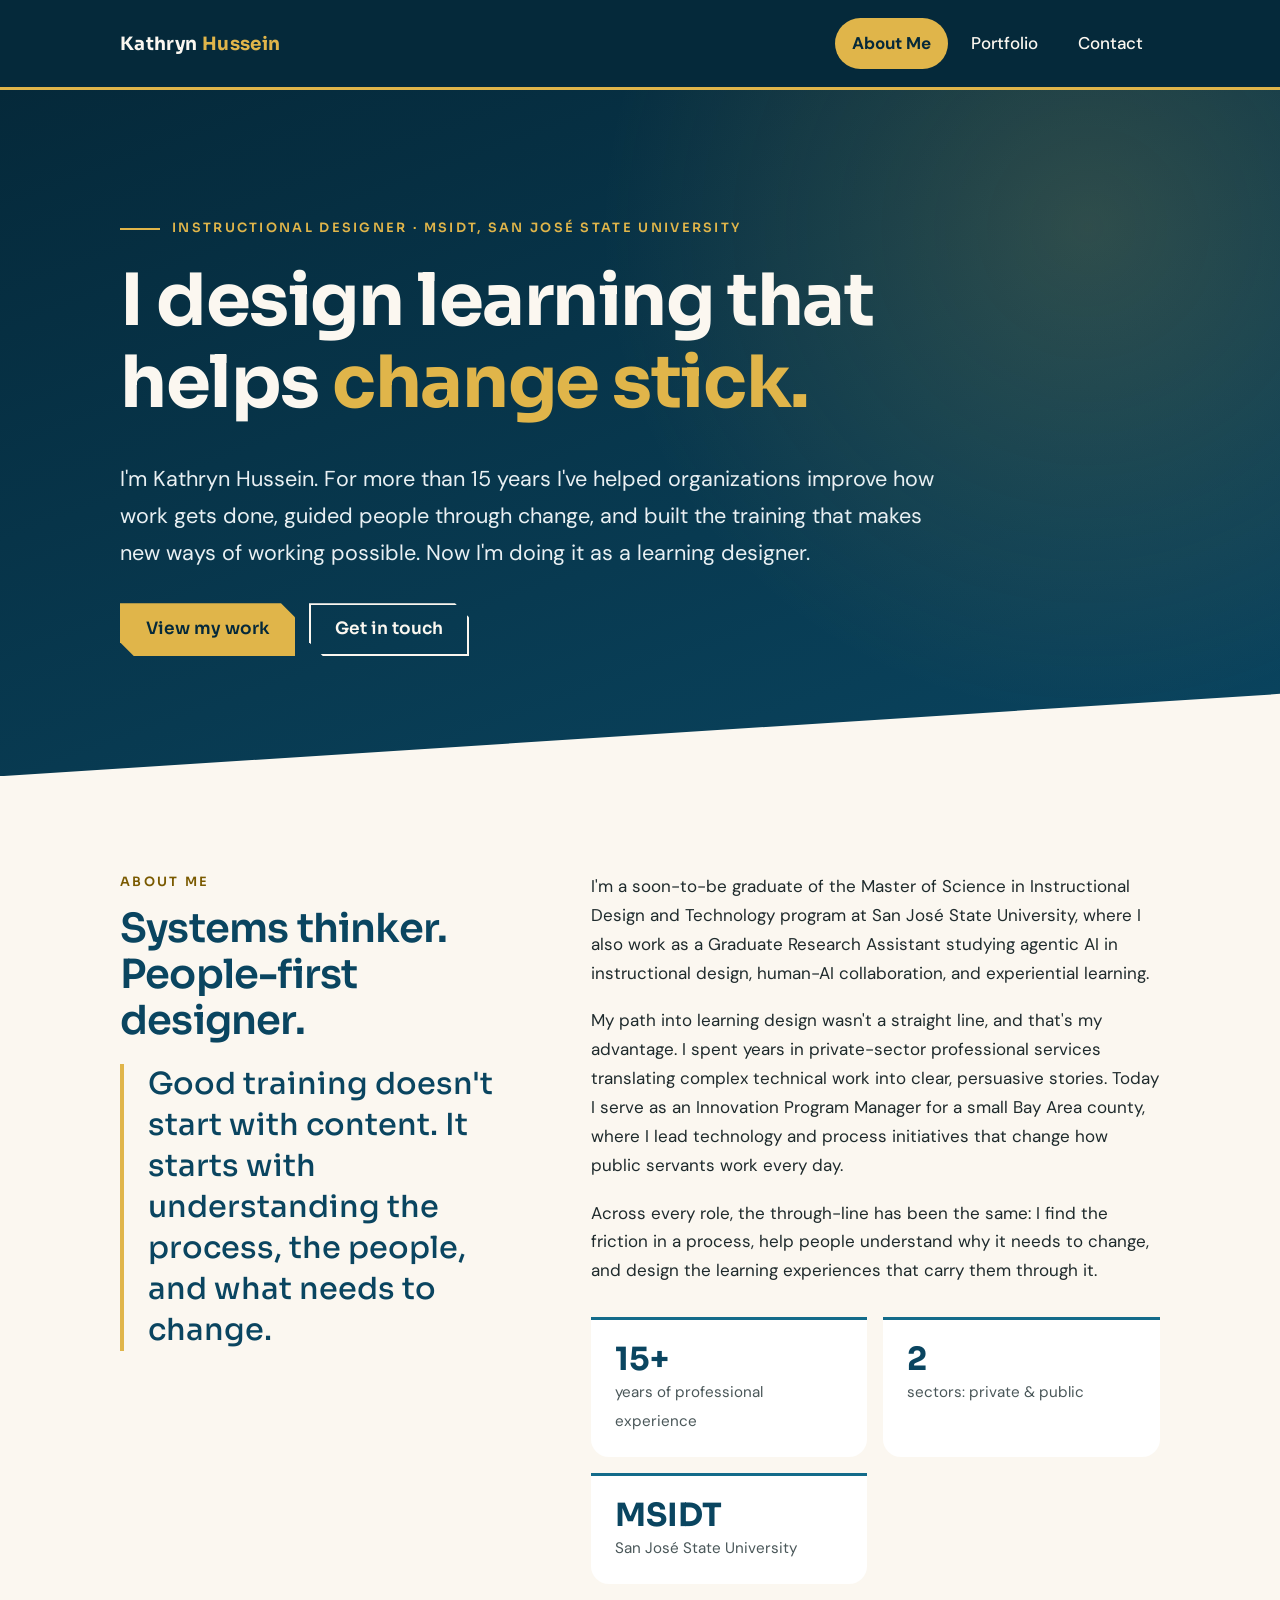
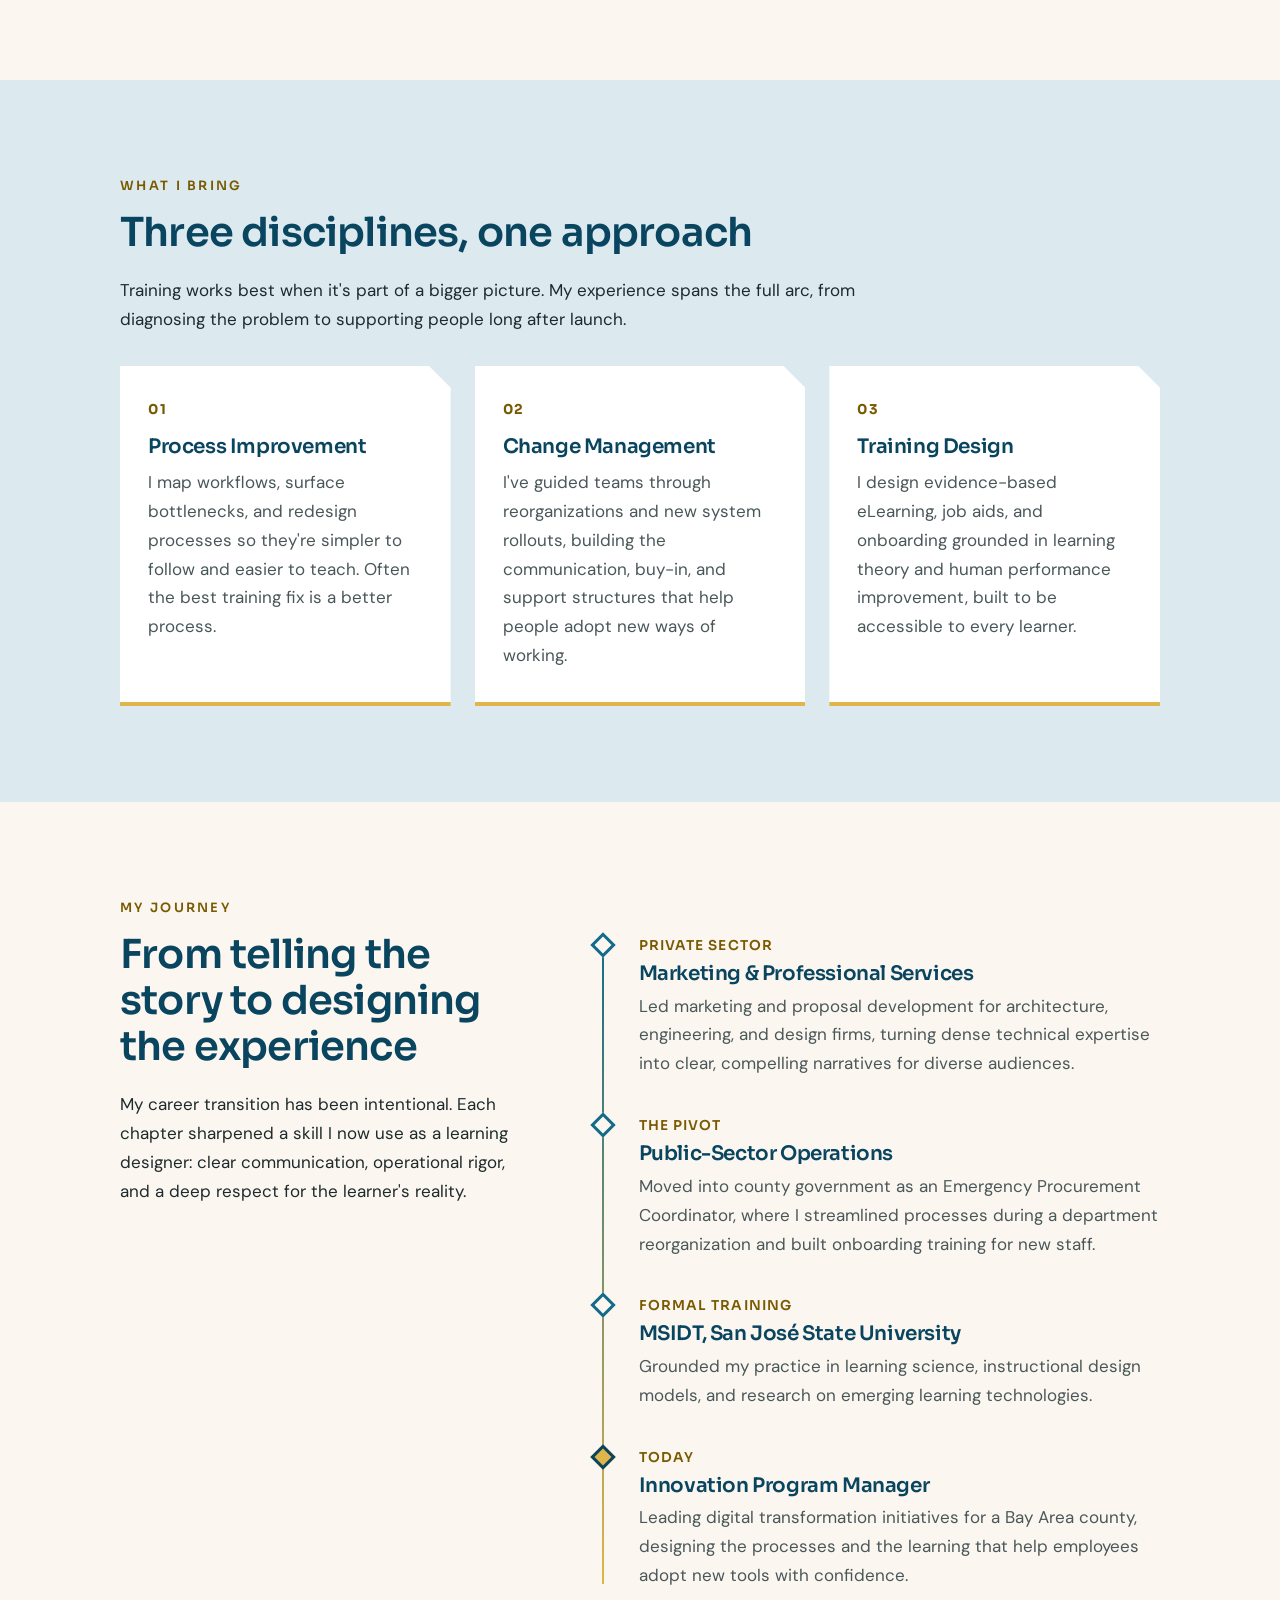
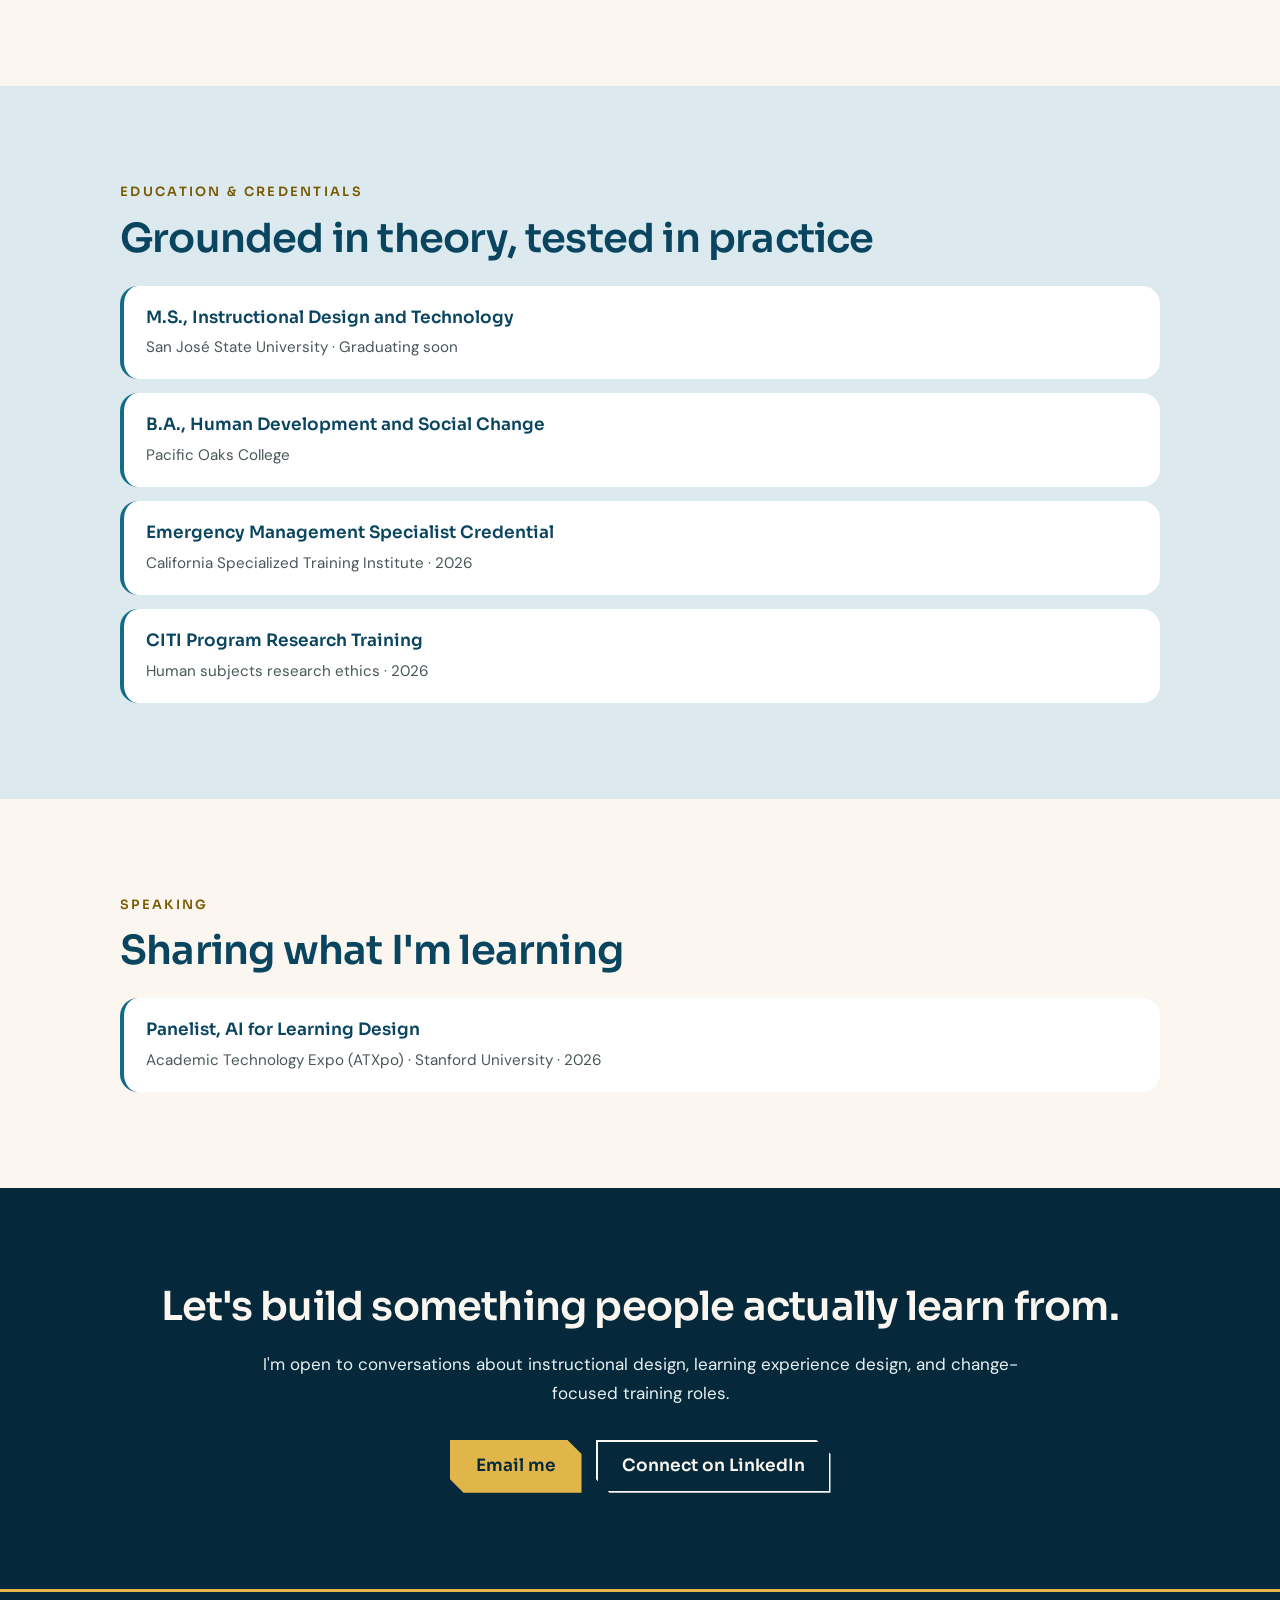
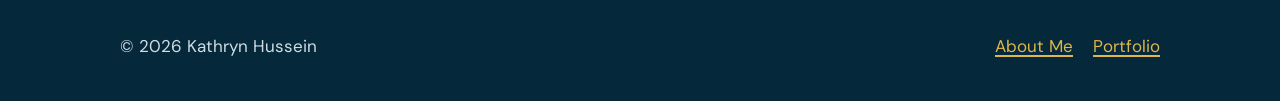
<file: index.html>
<!DOCTYPE html>
<html lang="en">
<head>
  <meta charset="UTF-8">
  <meta name="viewport" content="width=device-width, initial-scale=1">
  <title>About Me | Kathryn Hussein, Instructional Designer</title>
  <meta name="description" content="Kathryn Hussein is an instructional designer and Innovation Program Manager with 15+ years of experience in process improvement, change management, and training design.">
  <link rel="preconnect" href="https://fonts.googleapis.com">
  <link rel="preconnect" href="https://fonts.gstatic.com" crossorigin>
  <link href="https://fonts.googleapis.com/css2?family=DM+Sans:opsz,wght@9..40,400;9..40,500;9..40,700&family=Sora:wght@500;600;700&display=swap" rel="stylesheet">
  <link rel="stylesheet" href="styles.css">
</head>
<body>
  <a class="skip-link" href="#main">Skip to main content</a>

  <header class="site-header">
    <div class="wrap">
      <a class="brand" href="index.html">Kathryn <span>Hussein</span></a>
      <nav class="site-nav" aria-label="Main">
        <ul>
          <li><a href="index.html" aria-current="page">About Me</a></li>
          <li><a href="portfolio.html">Portfolio</a></li>
          <li><a href="#contact">Contact</a></li>
        </ul>
      </nav>
    </div>
  </header>

  <main id="main">
    <!-- Hero -->
    <section class="hero" aria-labelledby="hero-title">
      <div class="wrap">
        <p class="eyebrow">Instructional Designer · MSIDT, San José State University</p>
        <h1 id="hero-title">I design learning that helps <em>change stick.</em></h1>
        <p class="lede">I'm Kathryn Hussein. For more than 15 years I've helped organizations improve how work gets done, guided people through change, and built the training that makes new ways of working possible. Now I'm doing it as a learning designer.</p>
        <div class="btn-row">
          <a class="btn btn-gold" href="portfolio.html">View my work</a>
          <a class="btn btn-ghost" href="#contact">Get in touch</a>
        </div>
      </div>
    </section>

    <!-- About -->
    <section aria-labelledby="about-title">
      <div class="wrap split">
        <div>
          <p class="section-label">About me</p>
          <h2 id="about-title">Systems thinker. People-first designer.</h2>
          <blockquote class="pull-quote">
            <p>Good training doesn't start with content. It starts with understanding the process, the people, and what needs to change.</p>
          </blockquote>
        </div>
        <div>
          <p>I'm a soon-to-be graduate of the Master of Science in Instructional Design and Technology program at San José State University, where I also work as a Graduate Research Assistant studying agentic AI in instructional design, human-AI collaboration, and experiential learning.</p>
          <p>My path into learning design wasn't a straight line, and that's my advantage. I spent years in private-sector professional services translating complex technical work into clear, persuasive stories. Today I serve as an Innovation Program Manager for a small Bay Area county, where I lead technology and process initiatives that change how public servants work every day.</p>
          <p>Across every role, the through-line has been the same: I find the friction in a process, help people understand why it needs to change, and design the learning experiences that carry them through it.</p>

          <div class="stats" role="list">
            <div class="stat" role="listitem"><strong>15+</strong><span>years of professional experience</span></div>
            <div class="stat" role="listitem"><strong>2</strong><span>sectors: private &amp; public</span></div>
            <div class="stat" role="listitem"><strong>MSIDT</strong><span>San José State University</span></div>
          </div>
        </div>
      </div>
    </section>

    <!-- Focus areas -->
    <section class="tint" aria-labelledby="focus-title">
      <div class="wrap">
        <p class="section-label">What I bring</p>
        <h2 id="focus-title">Three disciplines, one approach</h2>
        <p>Training works best when it's part of a bigger picture. My experience spans the full arc, from diagnosing the problem to supporting people long after launch.</p>
        <div class="cards">
          <article class="card">
            <span class="num" aria-hidden="true">01</span>
            <h3>Process Improvement</h3>
            <p>I map workflows, surface bottlenecks, and redesign processes so they're simpler to follow and easier to teach. Often the best training fix is a better process.</p>
          </article>
          <article class="card">
            <span class="num" aria-hidden="true">02</span>
            <h3>Change Management</h3>
            <p>I've guided teams through reorganizations and new system rollouts, building the communication, buy-in, and support structures that help people adopt new ways of working.</p>
          </article>
          <article class="card">
            <span class="num" aria-hidden="true">03</span>
            <h3>Training Design</h3>
            <p>I design evidence-based eLearning, job aids, and onboarding grounded in learning theory and human performance improvement, built to be accessible to every learner.</p>
          </article>
        </div>
      </div>
    </section>

    <!-- Career transition -->
    <section aria-labelledby="journey-title">
      <div class="wrap split">
        <div>
          <p class="section-label">My journey</p>
          <h2 id="journey-title">From telling the story to designing the experience</h2>
          <p>My career transition has been intentional. Each chapter sharpened a skill I now use as a learning designer: clear communication, operational rigor, and a deep respect for the learner's reality.</p>
        </div>
        <ol class="timeline">
          <li>
            <span class="era">Private sector</span>
            <h3>Marketing &amp; Professional Services</h3>
            <p>Led marketing and proposal development for architecture, engineering, and design firms, turning dense technical expertise into clear, compelling narratives for diverse audiences.</p>
          </li>
          <li>
            <span class="era">The pivot</span>
            <h3>Public-Sector Operations</h3>
            <p>Moved into county government as an Emergency Procurement Coordinator, where I streamlined processes during a department reorganization and built onboarding training for new staff.</p>
          </li>
          <li>
            <span class="era">Formal training</span>
            <h3>MSIDT, San José State University</h3>
            <p>Grounded my practice in learning science, instructional design models, and research on emerging learning technologies.</p>
          </li>
          <li class="now">
            <span class="era">Today</span>
            <h3>Innovation Program Manager</h3>
            <p>Leading digital transformation initiatives for a Bay Area county, designing the processes and the learning that help employees adopt new tools with confidence.</p>
          </li>
        </ol>
      </div>
    </section>

    <!-- Education & credentials -->
    <section class="tint" aria-labelledby="creds-title">
      <div class="wrap">
        <p class="section-label">Education &amp; credentials</p>
        <h2 id="creds-title">Grounded in theory, tested in practice</h2>
        <ul class="creds">
          <li><strong>M.S., Instructional Design and Technology</strong><span>San José State University · Graduating soon</span></li>
          <li><strong>B.A., Human Development and Social Change</strong><span>Pacific Oaks College</span></li>
          <li><strong>Emergency Management Specialist Credential</strong><span>California Specialized Training Institute · 2026</span></li>
          <li><strong>CITI Program Research Training</strong><span>Human subjects research ethics · 2026</span></li>
        </ul>
      </div>
    </section>

    <!-- Speaking -->
    <section aria-labelledby="speaking-title">
      <div class="wrap">
        <p class="section-label">Speaking</p>
        <h2 id="speaking-title">Sharing what I'm learning</h2>
        <ul class="creds">
          <li><strong>Panelist, AI for Learning Design</strong><span>Academic Technology Expo (ATXpo) · Stanford University · 2026</span></li>
        </ul>
      </div>
    </section>

    <!-- CTA -->
    <section class="cta-band" id="contact" aria-labelledby="contact-title">
      <div class="wrap">
        <h2 id="contact-title">Let's build something people actually learn from.</h2>
        <p>I'm open to conversations about instructional design, learning experience design, and change-focused training roles.</p>
        <div class="btn-row">
          <!-- Replace the placeholders below with your real email and LinkedIn URL -->
          <a class="btn btn-gold" href="mailto:you@example.com">Email me</a>
          <a class="btn btn-ghost" href="https://www.linkedin.com/in/your-profile">Connect on LinkedIn<span class="visually-hidden"> (opens LinkedIn)</span></a>
        </div>
      </div>
    </section>
  </main>

  <footer class="site-footer">
    <div class="wrap">
      <p>&copy; 2026 Kathryn Hussein</p>
      <ul>
        <li><a href="index.html">About Me</a></li>
        <li><a href="portfolio.html">Portfolio</a></li>
      </ul>
    </div>
  </footer>
</body>
</html>
</file>
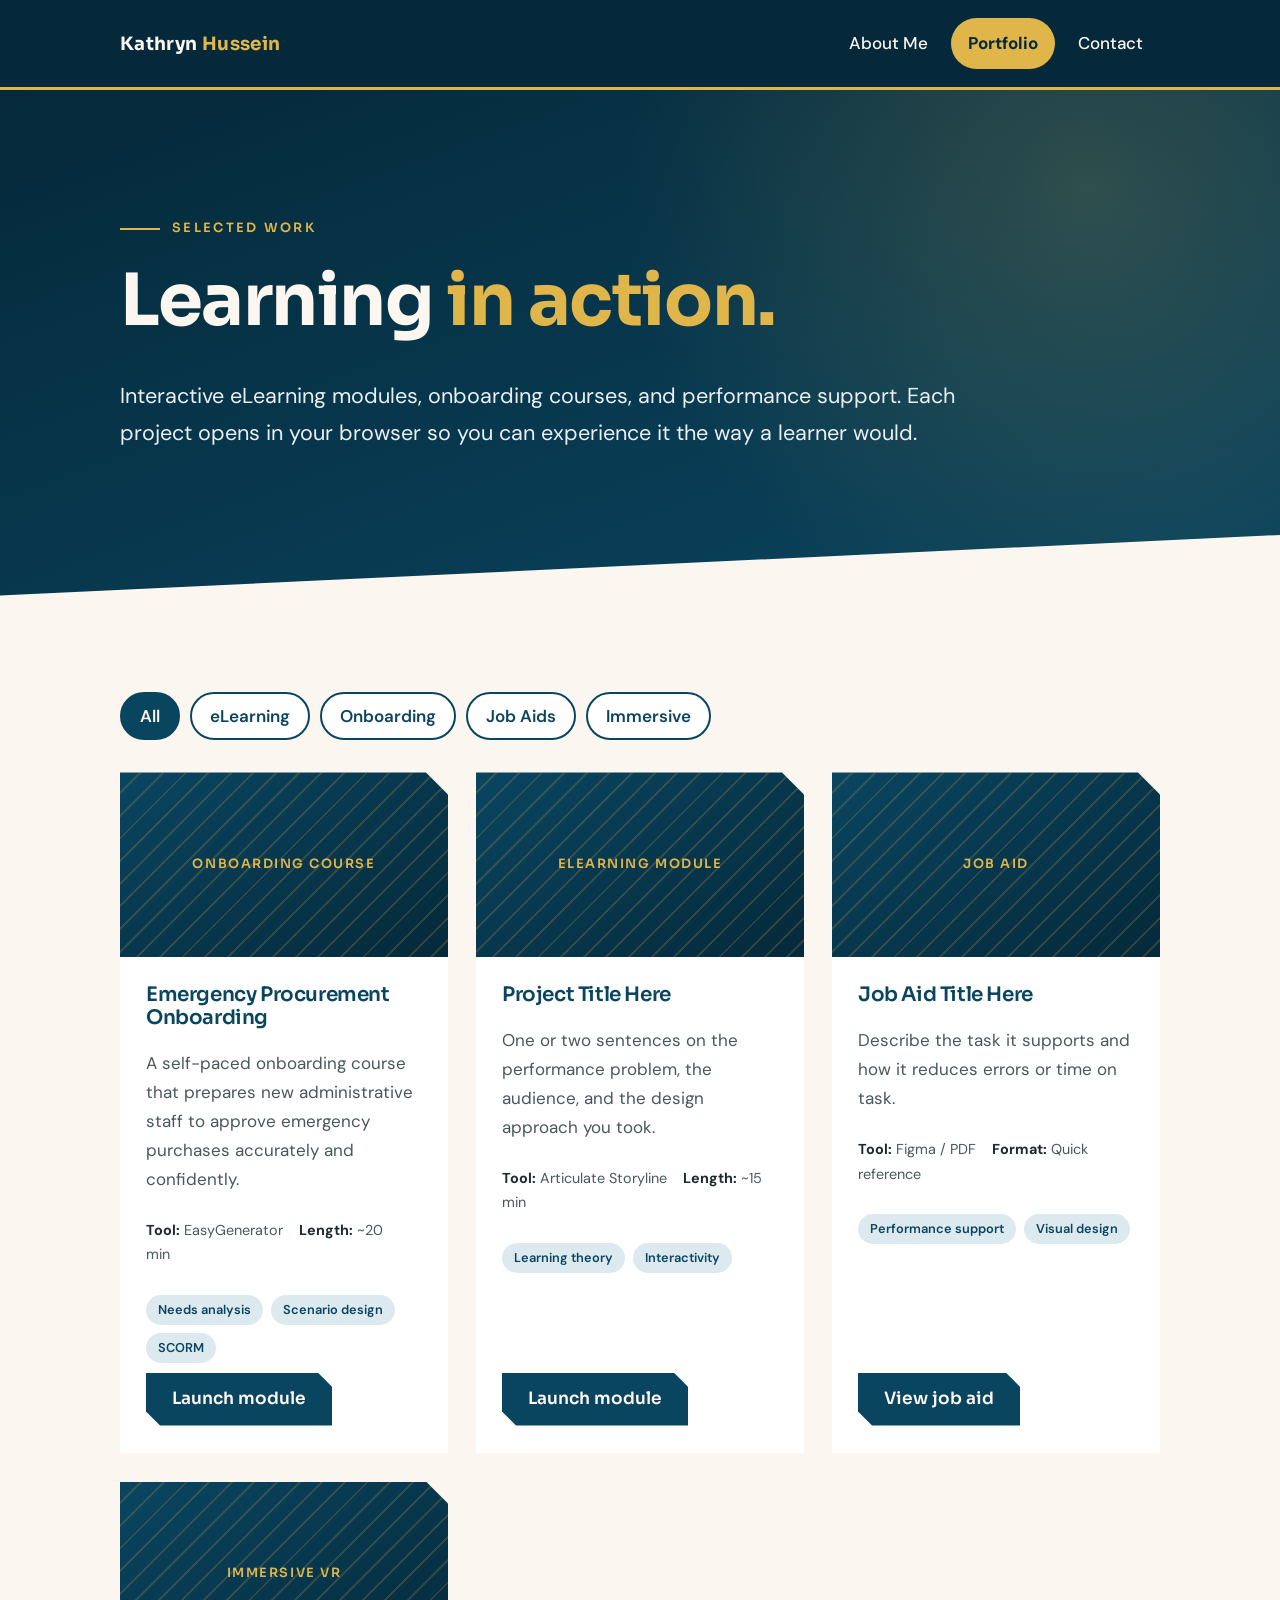
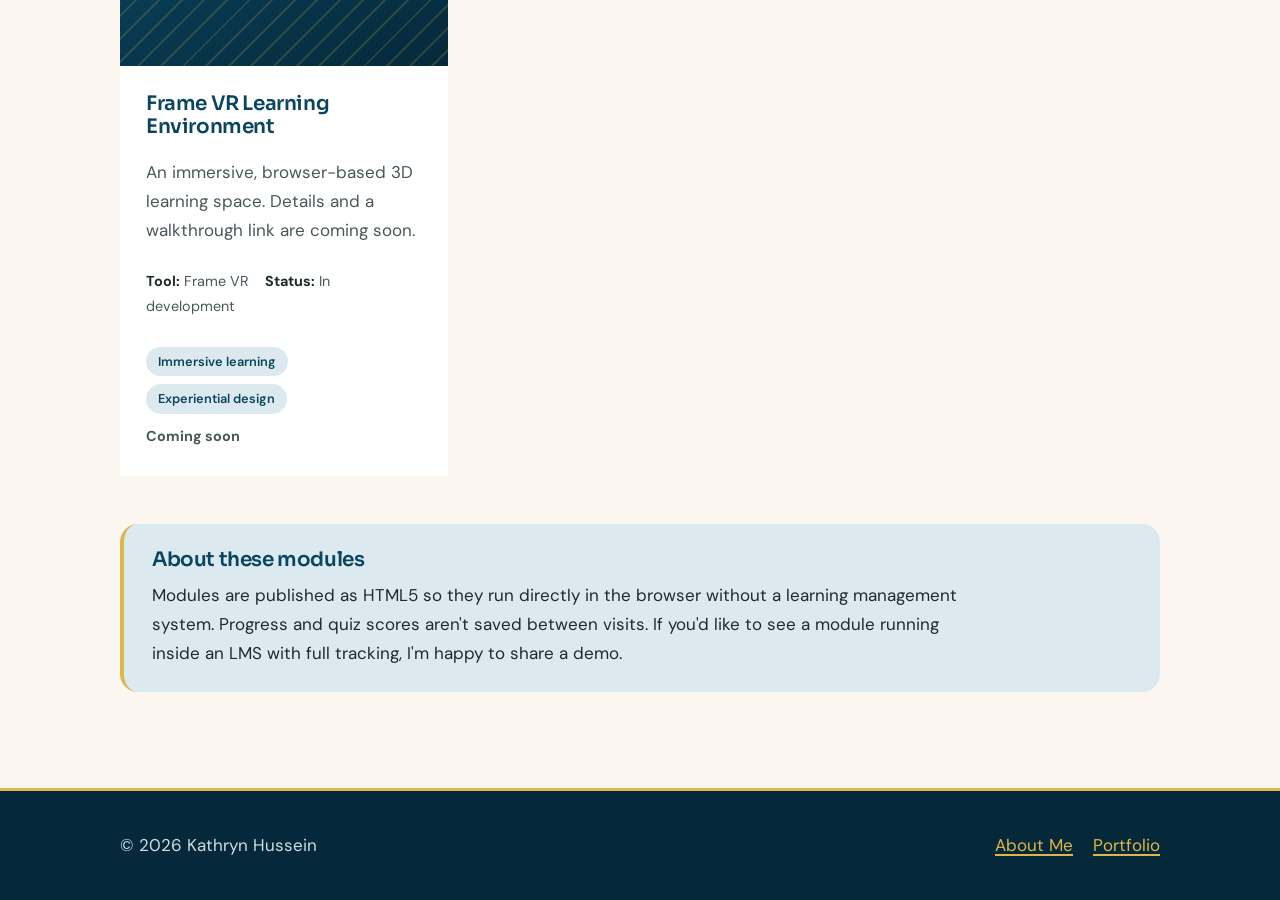
<file: portfolio.html>
<!DOCTYPE html>
<html lang="en">
<head>
  <meta charset="UTF-8">
  <meta name="viewport" content="width=device-width, initial-scale=1">
  <title>Portfolio | Kathryn Hussein, Instructional Designer</title>
  <meta name="description" content="eLearning and SCORM projects by instructional designer Kathryn Hussein.">
  <link rel="preconnect" href="https://fonts.googleapis.com">
  <link rel="preconnect" href="https://fonts.gstatic.com" crossorigin>
  <link href="https://fonts.googleapis.com/css2?family=DM+Sans:opsz,wght@9..40,400;9..40,500;9..40,700&family=Sora:wght@500;600;700&display=swap" rel="stylesheet">
  <link rel="stylesheet" href="styles.css">
</head>
<body>
  <a class="skip-link" href="#main">Skip to main content</a>

  <header class="site-header">
    <div class="wrap">
      <a class="brand" href="index.html">Kathryn <span>Hussein</span></a>
      <nav class="site-nav" aria-label="Main">
        <ul>
          <li><a href="index.html">About Me</a></li>
          <li><a href="portfolio.html" aria-current="page">Portfolio</a></li>
          <li><a href="index.html#contact">Contact</a></li>
        </ul>
      </nav>
    </div>
  </header>

  <main id="main">
    <section class="hero page-hero" aria-labelledby="page-title">
      <div class="wrap">
        <p class="eyebrow">Selected work</p>
        <h1 id="page-title">Learning <em>in action.</em></h1>
        <p class="lede">Interactive eLearning modules, onboarding courses, and performance support. Each project opens in your browser so you can experience it the way a learner would.</p>
      </div>
    </section>

    <section aria-labelledby="projects-title">
      <div class="wrap">
        <h2 id="projects-title" class="visually-hidden">Projects</h2>

        <div role="group" aria-label="Filter projects by type">
          <ul class="filters">
            <li><button type="button" data-filter="all" aria-pressed="true">All</button></li>
            <li><button type="button" data-filter="elearning" aria-pressed="false">eLearning</button></li>
            <li><button type="button" data-filter="onboarding" aria-pressed="false">Onboarding</button></li>
            <li><button type="button" data-filter="job-aid" aria-pressed="false">Job Aids</button></li>
            <li><button type="button" data-filter="immersive" aria-pressed="false">Immersive</button></li>
          </ul>
        </div>
        <p id="filter-status" class="visually-hidden" aria-live="polite"></p>

        <div class="projects">
          <!-- PROJECT CARD TEMPLATE: duplicate one <article> per project.
               Set data-type to elearning, onboarding, or job-aid.
               Point the button at your exported SCORM/HTML5 launch file. -->
          <article class="project" data-type="onboarding">
            <div class="thumb" aria-hidden="true">Onboarding course</div>
            <div class="body">
              <h3>Emergency Procurement Onboarding</h3>
              <p>A self-paced onboarding course that prepares new administrative staff to approve emergency purchases accurately and confidently.</p>
              <dl class="meta">
                <dt>Tool:</dt><dd>EasyGenerator</dd>
                <dt>Length:</dt><dd>~20 min</dd>
              </dl>
              <ul class="tags" aria-label="Skills">
                <li>Needs analysis</li><li>Scenario design</li><li>SCORM</li>
              </ul>
              <a class="btn btn-teal" href="projects/procurement-onboarding/index.html">Launch module<span class="visually-hidden">: Emergency Procurement Onboarding</span></a>
            </div>
          </article>

          <article class="project" data-type="elearning">
            <div class="thumb" aria-hidden="true">eLearning module</div>
            <div class="body">
              <h3>Project Title Here</h3>
              <p>One or two sentences on the performance problem, the audience, and the design approach you took.</p>
              <dl class="meta">
                <dt>Tool:</dt><dd>Articulate Storyline</dd>
                <dt>Length:</dt><dd>~15 min</dd>
              </dl>
              <ul class="tags" aria-label="Skills">
                <li>Learning theory</li><li>Interactivity</li>
              </ul>
              <a class="btn btn-teal" href="projects/project-two/index.html">Launch module<span class="visually-hidden">: Project Title Here</span></a>
            </div>
          </article>

          <article class="project" data-type="job-aid">
            <div class="thumb" aria-hidden="true">Job aid</div>
            <div class="body">
              <h3>Job Aid Title Here</h3>
              <p>Describe the task it supports and how it reduces errors or time on task.</p>
              <dl class="meta">
                <dt>Tool:</dt><dd>Figma / PDF</dd>
                <dt>Format:</dt><dd>Quick reference</dd>
              </dl>
              <ul class="tags" aria-label="Skills">
                <li>Performance support</li><li>Visual design</li>
              </ul>
              <a class="btn btn-teal" href="projects/job-aid/index.html">View job aid<span class="visually-hidden">: Job Aid Title Here</span></a>
            </div>
          </article>

          <article class="project" data-type="immersive">
            <div class="thumb" aria-hidden="true">Immersive VR</div>
            <div class="body">
              <h3>Frame VR Learning Environment</h3>
              <p>An immersive, browser-based 3D learning space. Details and a walkthrough link are coming soon.</p>
              <dl class="meta">
                <dt>Tool:</dt><dd>Frame VR</dd>
                <dt>Status:</dt><dd>In development</dd>
              </dl>
              <ul class="tags" aria-label="Skills">
                <li>Immersive learning</li><li>Experiential design</li>
              </ul>
              <!-- When ready, replace this line with:
                   <a class="btn btn-teal" href="YOUR-FRAME-URL">Enter the space<span class="visually-hidden">: Frame VR Learning Environment (opens Frame VR)</span></a> -->
              <p class="meta"><strong>Coming soon</strong></p>
            </div>
          </article>
        </div>

        <aside class="note" aria-labelledby="note-title">
          <h2 id="note-title">About these modules</h2>
          <p>Modules are published as HTML5 so they run directly in the browser without a learning management system. Progress and quiz scores aren't saved between visits. If you'd like to see a module running inside an LMS with full tracking, I'm happy to share a demo.</p>
        </aside>
      </div>
    </section>
  </main>

  <footer class="site-footer">
    <div class="wrap">
      <p>&copy; 2026 Kathryn Hussein</p>
      <ul>
        <li><a href="index.html">About Me</a></li>
        <li><a href="portfolio.html">Portfolio</a></li>
      </ul>
    </div>
  </footer>

  <script>
    // Accessible project filter: toggle buttons + live status announcement
    (function () {
      const buttons = document.querySelectorAll('.filters button');
      const projects = document.querySelectorAll('.project');
      const status = document.getElementById('filter-status');
      buttons.forEach(btn => {
        btn.addEventListener('click', () => {
          const filter = btn.dataset.filter;
          buttons.forEach(b => b.setAttribute('aria-pressed', b === btn ? 'true' : 'false'));
          let shown = 0;
          projects.forEach(p => {
            const match = filter === 'all' || p.dataset.type === filter;
            p.hidden = !match;
            if (match) shown++;
          });
          status.textContent = 'Showing ' + shown + ' project' + (shown === 1 ? '' : 's') + '.';
        });
      });
    })();
  </script>
</body>
</html>
</file>
<file: styles.css>
/* ==========================================================
   Kathryn Hussein — Learning Design Portfolio
   Palette: deep blue-teal + gold on warm cream
   All text/background pairs below meet WCAG 2.2 AA (most AAA)
   ========================================================== */

:root {
  /* Core palette */
  --teal-900: #05293A;   /* deepest, hero + footer backgrounds */
  --teal-700: #0A4560;   /* primary brand, headings on cream (9.6:1) */
  --teal-500: #136B8A;   /* accents, links on cream (5.6:1) */
  --teal-100: #DCEAF0;   /* soft tint panels */
  --gold-400: #E0B54A;   /* gold on dark teal (7.9:1 on teal-900) */
  --gold-700: #7A5A00;   /* gold text on cream (6.2:1) */
  --cream:    #FBF7F0;   /* page background */
  --ink:      #1E2A2C;   /* body text on cream (13.9:1) */
  --ink-soft: #4A5759;   /* secondary text on cream (6.9:1) */
  --white:    #FFFFFF;

  --font-display: "Sora", system-ui, sans-serif;
  --font-body: "DM Sans", system-ui, sans-serif;

  --radius-soft: 18px;
  --cut: 22px;           /* clipped "edgy" corner size */
  --max: 1120px;
  --gutter: clamp(16px, 4vw, 40px);
}

*, *::before, *::after { box-sizing: border-box; }

html { scroll-behavior: smooth; }
@media (prefers-reduced-motion: reduce) {
  html { scroll-behavior: auto; }
  *, *::before, *::after { transition: none !important; animation: none !important; }
}

body {
  margin: 0;
  background: var(--cream);
  color: var(--ink);
  font-family: var(--font-body);
  font-size: 1.0625rem;
  line-height: 1.7;
  -webkit-font-smoothing: antialiased;
}

img { max-width: 100%; display: block; }

h1, h2, h3 {
  font-family: var(--font-display);
  color: var(--teal-700);
  line-height: 1.15;
  letter-spacing: -0.02em;
  margin: 0 0 0.5em;
}
h1 { font-size: clamp(2.5rem, 6vw, 4.5rem); font-weight: 700; }
h2 { font-size: clamp(1.75rem, 3.5vw, 2.5rem); font-weight: 600; }
h3 { font-size: 1.25rem; font-weight: 600; }

p { margin: 0 0 1.1em; max-width: 68ch; }

a { color: var(--teal-500); text-underline-offset: 3px; text-decoration-thickness: 1.5px; }
a:hover { color: var(--teal-700); }

/* Visible, high-contrast focus for keyboard users */
:focus-visible {
  outline: 3px solid var(--gold-400);
  outline-offset: 3px;
  box-shadow: 0 0 0 6px var(--teal-900);
  border-radius: 4px;
}

.visually-hidden {
  position: absolute !important;
  width: 1px; height: 1px; padding: 0; margin: -1px;
  overflow: hidden; clip: rect(0 0 0 0); white-space: nowrap; border: 0;
}

/* Skip link */
.skip-link {
  position: absolute; left: 16px; top: -100px; z-index: 100;
  background: var(--gold-400); color: var(--teal-900);
  padding: 12px 18px; font-weight: 700; text-decoration: none; border-radius: 6px;
}
.skip-link:focus { top: 16px; }

.wrap { max-width: var(--max); margin: 0 auto; padding: 0 var(--gutter); }

/* ---------- Header / nav ---------- */
.site-header {
  background: var(--teal-900);
  border-bottom: 3px solid var(--gold-400);
}
.site-header .wrap {
  display: flex; align-items: center; justify-content: space-between;
  gap: 16px; padding-top: 18px; padding-bottom: 18px; flex-wrap: wrap;
}
.brand {
  font-family: var(--font-display); font-weight: 700; font-size: 1.15rem;
  color: var(--cream); text-decoration: none; letter-spacing: 0.02em;
}
.brand span { color: var(--gold-400); }
.site-nav ul { list-style: none; margin: 0; padding: 0; display: flex; gap: 6px; flex-wrap: wrap; }
.site-nav a {
  display: inline-block; padding: 10px 16px; min-height: 44px;
  color: var(--cream); text-decoration: none; font-weight: 500;
  border: 1.5px solid transparent; border-radius: 999px;
}
.site-nav a:hover { border-color: var(--gold-400); color: var(--gold-400); }
.site-nav a[aria-current="page"] { background: var(--gold-400); color: var(--teal-900); font-weight: 700; }

/* ---------- Hero ---------- */
.hero {
  background:
    radial-gradient(circle at 85% 20%, rgba(224,181,74,0.18), transparent 40%),
    linear-gradient(160deg, var(--teal-900) 0%, var(--teal-700) 100%);
  color: var(--cream);
  padding: clamp(64px, 10vw, 128px) 0 clamp(72px, 10vw, 120px);
  clip-path: polygon(0 0, 100% 0, 100% 88%, 0 100%);
}
.hero h1 { color: var(--cream); max-width: 14ch; }
.hero h1 em { font-style: normal; color: var(--gold-400); }
.eyebrow {
  font-family: var(--font-display); text-transform: uppercase;
  letter-spacing: 0.18em; font-size: 0.8rem; font-weight: 600;
  color: var(--gold-400); margin-bottom: 1.25rem;
  display: flex; align-items: center; gap: 12px;
}
.eyebrow::before { content: ""; width: 40px; height: 2px; background: var(--gold-400); }
.hero .lede { font-size: clamp(1.1rem, 2vw, 1.35rem); max-width: 56ch; color: #E9F0F3; }

.btn-row { display: flex; gap: 14px; flex-wrap: wrap; margin-top: 2rem; }
.btn {
  display: inline-flex; align-items: center; gap: 8px;
  min-height: 48px; padding: 12px 26px;
  font-family: var(--font-display); font-weight: 600; text-decoration: none;
  clip-path: polygon(0 0, calc(100% - 14px) 0, 100% 14px, 100% 100%, 14px 100%, 0 calc(100% - 14px));
  transition: transform .2s ease, background .2s ease;
}
.btn:hover { transform: translateY(-2px); }
.btn-gold { background: var(--gold-400); color: var(--teal-900); }
.btn-gold:hover { background: #EBC566; color: var(--teal-900); }
.btn-ghost { background: transparent; color: var(--cream); box-shadow: inset 0 0 0 2px var(--cream); }
.btn-ghost:hover { color: var(--gold-400); box-shadow: inset 0 0 0 2px var(--gold-400); }
.btn-teal { background: var(--teal-700); color: var(--cream); }
.btn-teal:hover { background: var(--teal-900); color: var(--gold-400); }

/* ---------- Sections ---------- */
section { padding: clamp(56px, 8vw, 96px) 0; }
.section-label {
  font-family: var(--font-display); font-size: 0.8rem; font-weight: 600;
  text-transform: uppercase; letter-spacing: 0.18em; color: var(--gold-700);
  margin-bottom: 0.75rem;
}

.split { display: grid; grid-template-columns: 1fr; gap: clamp(32px, 5vw, 64px); align-items: start; }
@media (min-width: 860px) { .split { grid-template-columns: 5fr 7fr; } }

.pull-quote {
  font-family: var(--font-display); font-size: clamp(1.4rem, 2.6vw, 1.9rem);
  font-weight: 500; line-height: 1.35; color: var(--teal-700);
  border-left: 4px solid var(--gold-400); padding-left: 24px; margin: 0;
}

/* Stat strip */
.stats { display: grid; grid-template-columns: repeat(auto-fit, minmax(180px, 1fr)); gap: 16px; margin-top: 2rem; }
.stat {
  background: var(--white); padding: 22px 24px;
  border-top: 3px solid var(--teal-500);
  border-radius: 0 0 var(--radius-soft) var(--radius-soft);
}
.stat strong { display: block; font-family: var(--font-display); font-size: 2rem; color: var(--teal-700); line-height: 1.1; }
.stat span { color: var(--ink-soft); font-size: 0.95rem; }

/* Focus-area cards */
.tint { background: var(--teal-100); }
.cards { display: grid; grid-template-columns: repeat(auto-fit, minmax(260px, 1fr)); gap: 24px; margin-top: 2rem; }
.card {
  background: var(--white); padding: 32px 28px;
  clip-path: polygon(0 0, calc(100% - var(--cut)) 0, 100% var(--cut), 100% 100%, 0 100%);
  border-bottom: 4px solid var(--gold-400);
  position: relative;
}
.card .num {
  font-family: var(--font-display); font-weight: 700; font-size: 0.85rem;
  letter-spacing: 0.12em; color: var(--gold-700); display: block; margin-bottom: 14px;
}
.card p { color: var(--ink-soft); margin-bottom: 0; }

/* Timeline for the career transition */
.timeline { list-style: none; margin: 2rem 0 0; padding: 0; position: relative; }
.timeline::before {
  content: ""; position: absolute; left: 11px; top: 6px; bottom: 6px;
  width: 2px; background: linear-gradient(var(--teal-500), var(--gold-400));
}
.timeline li { position: relative; padding: 0 0 2rem 48px; }
.timeline li:last-child { padding-bottom: 0; }
.timeline li::before {
  content: ""; position: absolute; left: 3px; top: 6px; width: 18px; height: 18px;
  background: var(--cream); border: 3px solid var(--teal-500); transform: rotate(45deg);
}
.timeline li.now::before { background: var(--gold-400); border-color: var(--teal-700); }
.timeline .era { font-family: var(--font-display); font-weight: 600; font-size: 0.85rem; letter-spacing: 0.08em; text-transform: uppercase; color: var(--gold-700); }
.timeline h3 { margin: 0.2rem 0 0.4rem; }
.timeline p { color: var(--ink-soft); margin: 0; }

/* Credentials */
.creds { list-style: none; padding: 0; margin: 1.5rem 0 0; display: grid; gap: 14px; }
.creds li {
  background: var(--white); padding: 18px 22px; border-radius: var(--radius-soft);
  border-left: 4px solid var(--teal-500);
}
.creds strong { display: block; color: var(--teal-700); font-family: var(--font-display); font-weight: 600; }
.creds span { color: var(--ink-soft); font-size: 0.95rem; }

/* CTA band */
.cta-band { background: var(--teal-900); color: var(--cream); text-align: center; }
.cta-band h2 { color: var(--cream); }
.cta-band p { margin-left: auto; margin-right: auto; color: #E9F0F3; }
.cta-band .btn-row { justify-content: center; }

/* ---------- Portfolio page ---------- */
.page-hero { padding-bottom: clamp(80px, 10vw, 120px); }
.filters { display: flex; flex-wrap: wrap; gap: 10px; margin: 0 0 2rem; padding: 0; list-style: none; }
.filters button {
  font: inherit; font-weight: 600; min-height: 44px; padding: 8px 18px; cursor: pointer;
  background: var(--white); color: var(--teal-700);
  border: 2px solid var(--teal-700); border-radius: 999px;
}
.filters button:hover { background: var(--teal-100); }
.filters button[aria-pressed="true"] { background: var(--teal-700); color: var(--cream); }

.projects { display: grid; grid-template-columns: repeat(auto-fill, minmax(300px, 1fr)); gap: 28px; }
.project {
  background: var(--white); display: flex; flex-direction: column;
  clip-path: polygon(0 0, calc(100% - var(--cut)) 0, 100% var(--cut), 100% 100%, 0 100%);
}
.project .thumb {
  aspect-ratio: 16 / 9; background:
    repeating-linear-gradient(135deg, transparent 0 14px, rgba(224,181,74,0.18) 14px 16px),
    linear-gradient(150deg, var(--teal-700), var(--teal-900));
  display: grid; place-items: center; color: var(--gold-400);
  font-family: var(--font-display); font-weight: 600; letter-spacing: 0.12em; text-transform: uppercase; font-size: 0.8rem;
}
.project .body { padding: 26px 26px 28px; display: flex; flex-direction: column; gap: 10px; flex: 1; }
.project p { color: var(--ink-soft); margin: 0; }
.tags { display: flex; flex-wrap: wrap; gap: 8px; list-style: none; padding: 0; margin: 4px 0 0; }
.tags li {
  font-size: 0.8rem; font-weight: 600; padding: 4px 12px; border-radius: 999px;
  background: var(--teal-100); color: var(--teal-700);
}
.meta { font-size: 0.9rem; color: var(--ink-soft); }
.meta dt { display: inline; font-weight: 700; color: var(--ink); }
.meta dd { display: inline; margin: 0 12px 0 4px; }
.project .btn { margin-top: auto; align-self: flex-start; }

.note {
  background: var(--teal-100); padding: 24px 28px; border-radius: var(--radius-soft);
  border-left: 4px solid var(--gold-400); margin-top: 3rem;
}
.note h2 { font-size: 1.25rem; }
.note p:last-child { margin-bottom: 0; }

/* ---------- Footer ---------- */
.site-footer { background: var(--teal-900); color: #CFDDE4; padding: 40px 0; border-top: 3px solid var(--gold-400); }
.site-footer .wrap { display: flex; flex-wrap: wrap; justify-content: space-between; gap: 16px; align-items: center; }
.site-footer a { color: var(--gold-400); }
.site-footer a:hover { color: var(--cream); }
.site-footer ul { list-style: none; display: flex; gap: 20px; padding: 0; margin: 0; }
.site-footer p { margin: 0; }
</file>
